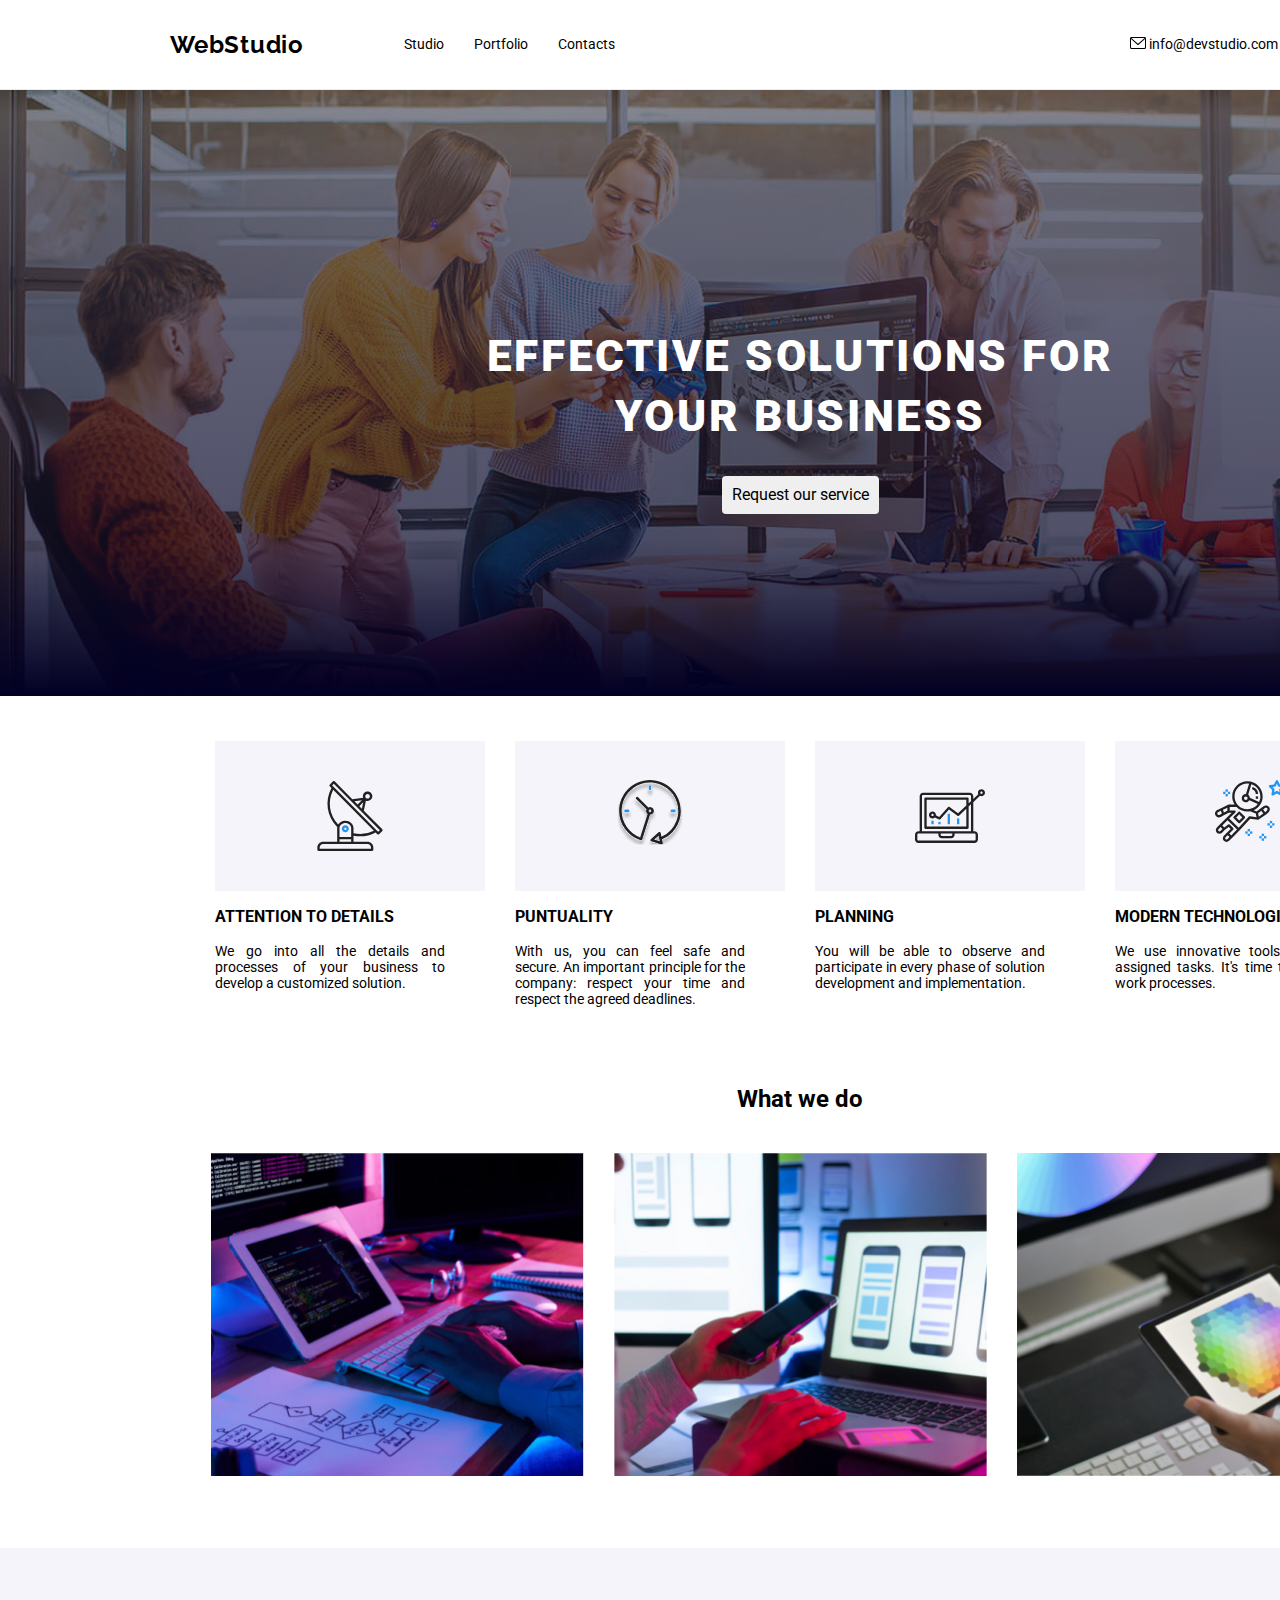
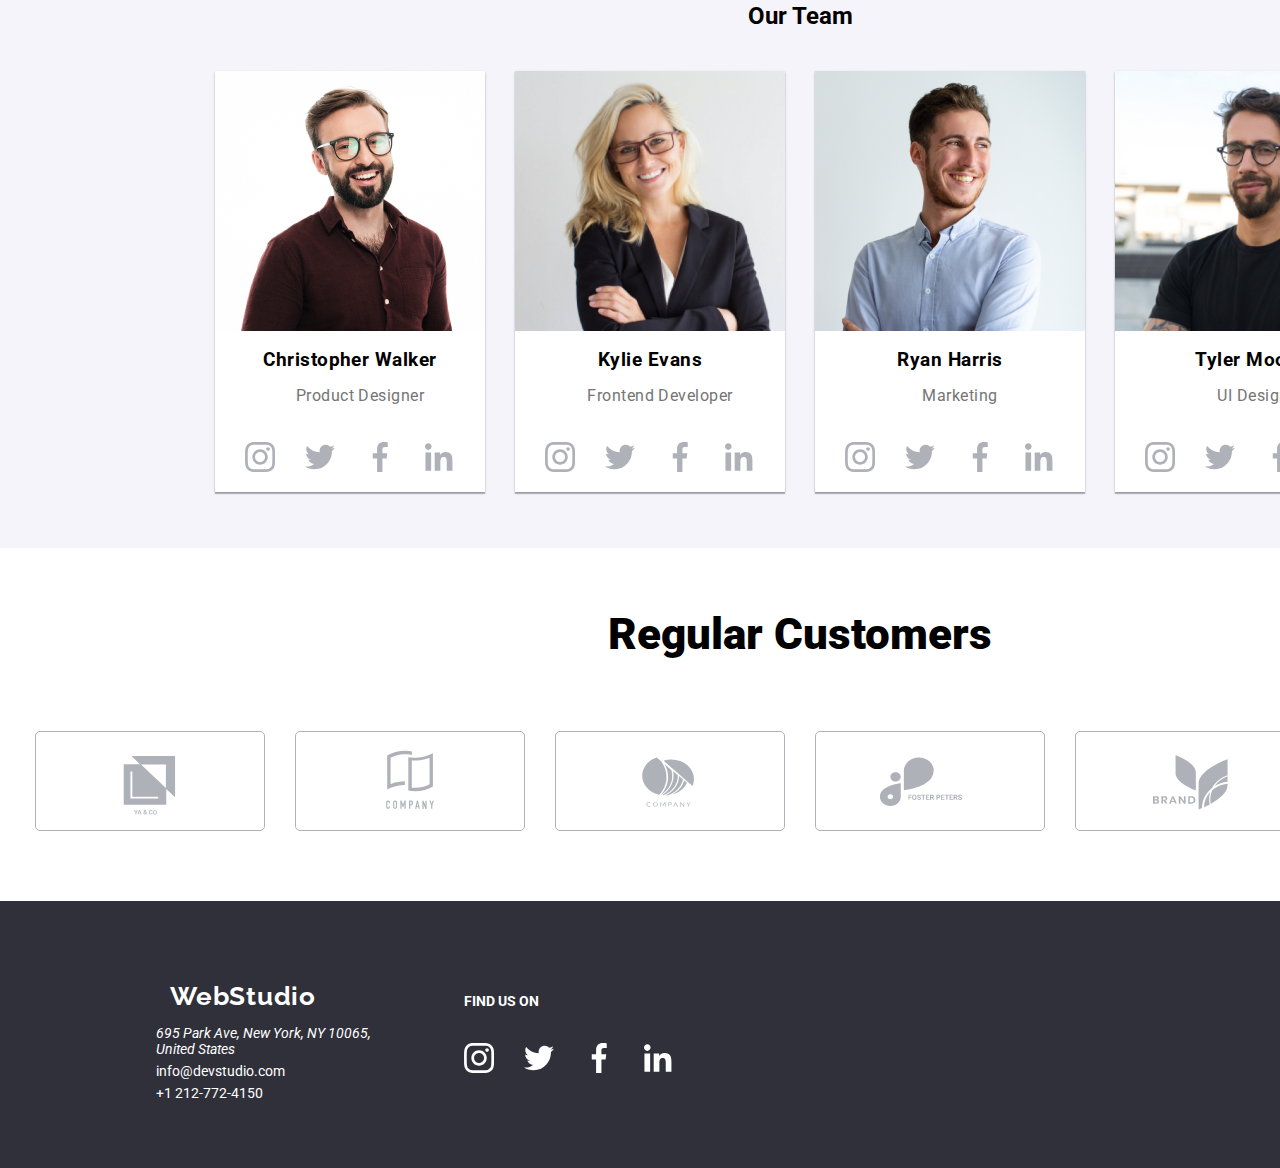
<file: index.html>
<!DOCTYPE html>
<html lang="en">
  <head>
    <meta charset="UTF-8" />
    <meta name="viewport" content="width=device-width, initial-scale=1.0" />
    <link
      rel="stylesheet"
      href="https://cdnjs.cloudflare.com/ajax/libs/modern-normalize/1.0.0/modern-normalize.min.css"
    />
    <link rel="stylesheet" href="css/style.css" />
    <link
      rel="stylesheet"
      href="https://fonts.googleapis.com/css2?family=Raleway:wght@700&family=Roboto:wght@400;500;700;900&display=swap"
    />
    <title>Studio</title>
  </head>
  <body class="center-content">
    <header>
    <section class="header-style-studio flex-header style-line">
    <div>
      <nav class="flex-nav">
        <a class="webstudio-style" href="portafolio.html">WebStudio</a>
        <ul class="flex-nav">
          <li><a href="portafolio.html">Studio</a></li>
          <li><a href="portafolio.html">Portfolio</a></li>
          <li><a href="portafolio.html">Contacts</a></li>
        </ul>
      </nav>
    </div>
    <div>
      <ul class="flex-header">
        <li class="svg-hover">
          <svg class="size-of-icon-1">
            <use href="./images/all-icons.svg/icons.svg#sobre-id"></use>
          </svg>
          <a class ="size-of-icon-1" href="mailto:info@devstudio.com">info@devstudio.com</a>
        </li>
        <li class="svg-hover">
          <svg class="size-of-icon-2">
            <use href="./images/all-icons.svg/icons.svg#phone-id"></use>
          </svg>
          <a class ="size-of-icon-2" href="tel:+525555296000">+52 55 5529 6000</a>
        </li>
      </ul>
    </div>
    </section>
    </header>
    <main>
      <section class="style-bg-1">
        <h1 class="style-h1-studio">
          effective solutions for your business
        </h1>
        <button type="button">Request our service</button>
      </section>
      <section>
        <div>
        <ul class="style-h3-studio flex-section2-studio">
          <li class="space-section2-studio">
            <div class="bg-icon">
              <svg class="icon">
                <use
                  href="./images/all-icons.svg/icons.svg#antena-1-opt"
                ></use>
              </svg>
            </div>
            <h3>attention to details</h3>
            <p class="text-format">
              We go into all the details and processes of your business to develop a customized solution.
            </p>
          </li>
          <li class="space-section2-studio">
            <div class="bg-icon">
              <svg class="icon">
                <use
                  href="./images/all-icons.svg/icons.svg#reloj-1-opt"
                ></use>
              </svg>
            </div>
            <h3>puntuality</h3>
            <p class="text-format">
              With us, you can feel safe and secure. An important principle for the company: respect your time and respect the agreed deadlines.
            </p>
          </li>
          <li class="space-section2-studio">
            <div class="bg-icon">
              <svg class="icon">
                <use
                  href="./images/all-icons.svg/icons.svg#diagrama-pc"
                ></use>
              </svg>
            </div>
            <h3>planning</h3>
            <p class="text-format">
              You will be able to observe and participate in every phase of solution development and implementation.
            </p>
          </li>
          <li class="space-section2-studio">
            <div class="bg-icon">
              <svg class="icon">
                <use
                  href="./images/all-icons.svg/icons.svg#astronauta1-new"
                ></use>
              </svg>
            </div>
            <h3>modern technologies</h3>
            <p class="text-format">
              We use innovative tools to solve assigned tasks. It's time to simplify work processes.
            </p>
          </li>
        </ul>
      </div>
      <div class="section2-wtd">
          <h2>What we do</h2>
          <ul class="section2-images-wtd">
            <li>
              <img
                src="images/image_1.jpg"
                alt="Hands over a keyboard typing"
                width="373"
              />
            </li>
            <li>
              <img
                src="images/image_2.jpg"
                alt="A left hand holding a celular"
                width="373"
              />
            </li>
            <li>
              <img
                src="images/image_3.jpg"
                alt="A left hand holding a tablet"
                width="373"
              />
            </li>
          </ul>
        </div>
      </section>
      <section class="style-section-3-studio section3-ourteam">
        <h2>Our Team</h2>
        <ul class="section3-images-ourteam">
          <li class="shadow-style">
            <img
              src="images/image_4.jpg"
              alt="A man with beard, with glasses and wearing a purple shirt"
              width="270"
            />
            <h3>Christopher Walker</h3>
            <p class="description-ourteam">Product Designer</p>
            <ul class="icon-position">
              <li class="icon-over">
                <svg class="icon-social-network">
                  <use
                    href="./images/all-icons.svg/icons.svg#instagram-1"
                  ></use>
                </svg>
              </li>
              <li class="icon-over">
                <svg class="icon-social-network">
                  <use href="./images/all-icons.svg/icons.svg#twitter-1"></use>
                </svg>
              </li>
              <li class="icon-over">
                <svg class="icon-social-network">
                  <use
                    href="./images/all-icons.svg/icons.svg#facebook-1"
                  ></use>
                </svg>
              </li>
              <li class="icon-over">
                <svg class="icon-social-network">
                  <use
                    href="./images/all-icons.svg/icons.svg#linkedin-1"
                  ></use>
                </svg>
              </li>
            </ul>
          </li>

          <li class="shadow-style">
            <img
              src="images/image_5.jpg"
              alt="A woman with glases. She is smiling and wearing a black jacket"
              width="270"
            />
            <h3>Kylie Evans</h3>
            <p class="description-ourteam">Frontend Developer</p>
            <ul class="icon-position">
              <li class="icon-over">
                <svg class="icon-social-network">
                  <use
                    href="./images/all-icons.svg/icons.svg#instagram-1"
                  ></use>
                </svg>
              </li>
              <li class="icon-over">
                <svg class="icon-social-network">
                  <use href="./images/all-icons.svg/icons.svg#twitter-1"></use>
                </svg>
              </li>
              <li class="icon-over">
                <svg class="icon-social-network">
                  <use
                    href="./images/all-icons.svg/icons.svg#facebook-1"
                  ></use>
                </svg>
              </li>
              <li class="icon-over">
                <svg class="icon-social-network">
                  <use
                    href="./images/all-icons.svg/icons.svg#linkedin-1"
                  ></use>
                </svg>
              </li>
            </ul>
          </li>
          <li class="shadow-style">
            <img
              src="images/image_6.jpg"
              alt="A man smiling, with brown hear and wearing a blue shirt"
              width="270"
            />
            <h3>Ryan Harris</h3>
            <p class="description-ourteam">Marketing</p>
            <ul class="icon-position">
              <li class="icon-over">
                <svg class="icon-social-network">
                  <use
                    href="./images/all-icons.svg/icons.svg#instagram-1"
                  ></use>
                </svg>
              </li>
              <li class="icon-over">
                <svg class="icon-social-network">
                  <use href="./images/all-icons.svg/icons.svg#twitter-1"></use>
                </svg>
              </li>
              <li class="icon-over">
                <svg class="icon-social-network">
                  <use
                    href="./images/all-icons.svg/icons.svg#facebook-1"
                  ></use>
                </svg>
              </li>
              <li class="icon-over">
                <svg class="icon-social-network">
                  <use
                    href="./images/all-icons.svg/icons.svg#linkedin-1"
                  ></use>
                </svg>
              </li>
            </ul>
          </li>
          <li class="shadow-style">
            <img
              src="images/image_7.jpg"
              alt="A man with glasses, with a beard and wearinga black t-shirt"
              width="270"
            />
            <h3>Tyler Moore</h3>
            <p class="description-ourteam">UI Designer</p>
            <ul class="icon-position">
              <li class="icon-over">
                <svg class="icon-social-network">
                  <use
                    href="./images/all-icons.svg/icons.svg#instagram-1"
                  ></use>
                </svg>
              </li>
              <li class="icon-over">
                <svg class="icon-social-network">
                  <use href="./images/all-icons.svg/icons.svg#twitter-1"></use>
                </svg>
              </li>
              <li class="icon-over">
                <svg class="icon-social-network">
                  <use
                    href="./images/all-icons.svg/icons.svg#facebook-1"
                  ></use>
                </svg>
              </li>
              <li class="icon-over">
                <svg class="icon-social-network">
                  <use
                    href="./images/all-icons.svg/icons.svg#linkedin-1"
                  ></use>
                </svg>
              </li>
            </ul>
          </li>
        </ul>
      </section>
      <section class="location-3">
        <h2 class="font-style">Regular Customers</h2>
        <div>
          <ul class="log-p">
            <li class="log-p">
              <svg class="logos-figure">
                <use
                  href="./images/all-icons.svg/icons.svg#Logo-1-square"
                ></use>
              </svg>
            </li>
            <li class="log-p">
              <svg class="logos-figure">
                <use href="./images/all-icons.svg/icons.svg#Logo-2"></use>
              </svg>
            </li>
            <li class="log-p">
              <svg class="logos-figure">
                <use href="./images/all-icons.svg/icons.svg#Logo-3"></use>
              </svg>
            </li>
            <li class="log-p">
              <svg class="logos-figure">
                <use href="./images/all-icons.svg/icons.svg#Logo-4"></use>
              </svg>
            </li>
            <li class="log-p">
              <svg class="logos-figure">
                <use href="./images/all-icons.svg/icons.svg#Logo-5"></use>
              </svg>
            </li>
            <li class="log-p">
              <svg class="logos-figure">
                <use href="./images/all-icons.svg/icons.svg#Logo-6"></use>
              </svg>
            </li>
          </ul>
        </div>
      </section>
    </main>
    <footer class="final-bg">
      <div class="final-section">
        <h2 class="webstudio-style-final">
          <a class="studio-style" href="portafolio.html">WebStudio</a>
        </h2>
        <ul class="studio-style">
          <li>
            <address>
              695 Park Ave, New York, NY 10065,<span class="line-block">
              United States
            </address>
          </li>
          <li><a href="mailto:info@devstudio.com">info@devstudio.com</a></li>
          <li><a href="tel:+525555296000">+1 212-772-4150</a></li>
        </ul>
      </div>
      <div class="footer-position-2">
        <h3 class="uppercase-style-footer">find us on</h3>
        <ul class="icon-position">
          <li class="icon-over">
            <svg class="icon-social-network-footer">
              <use href="./images/all-icons.svg/icons.svg#instagram-1"></use>
            </svg>
          </li>
          <li class="icon-over">
            <svg class="icon-social-network-footer">
              <use href="./images/all-icons.svg/icons.svg#twitter-1"></use>
            </svg>
          </li>
          <li class="icon-over">
            <svg class="icon-social-network-footer">
              <use href="./images/all-icons.svg/icons.svg#facebook-1"></use>
            </svg>
          </li>
          <li class="icon-over">
            <svg class="icon-social-network-footer">
              <use href="./images/all-icons.svg/icons.svg#linkedin-1"></use>
            </svg>
          </li>
        </ul>
      </div>
    </footer>
  </body>
</html>
</file>
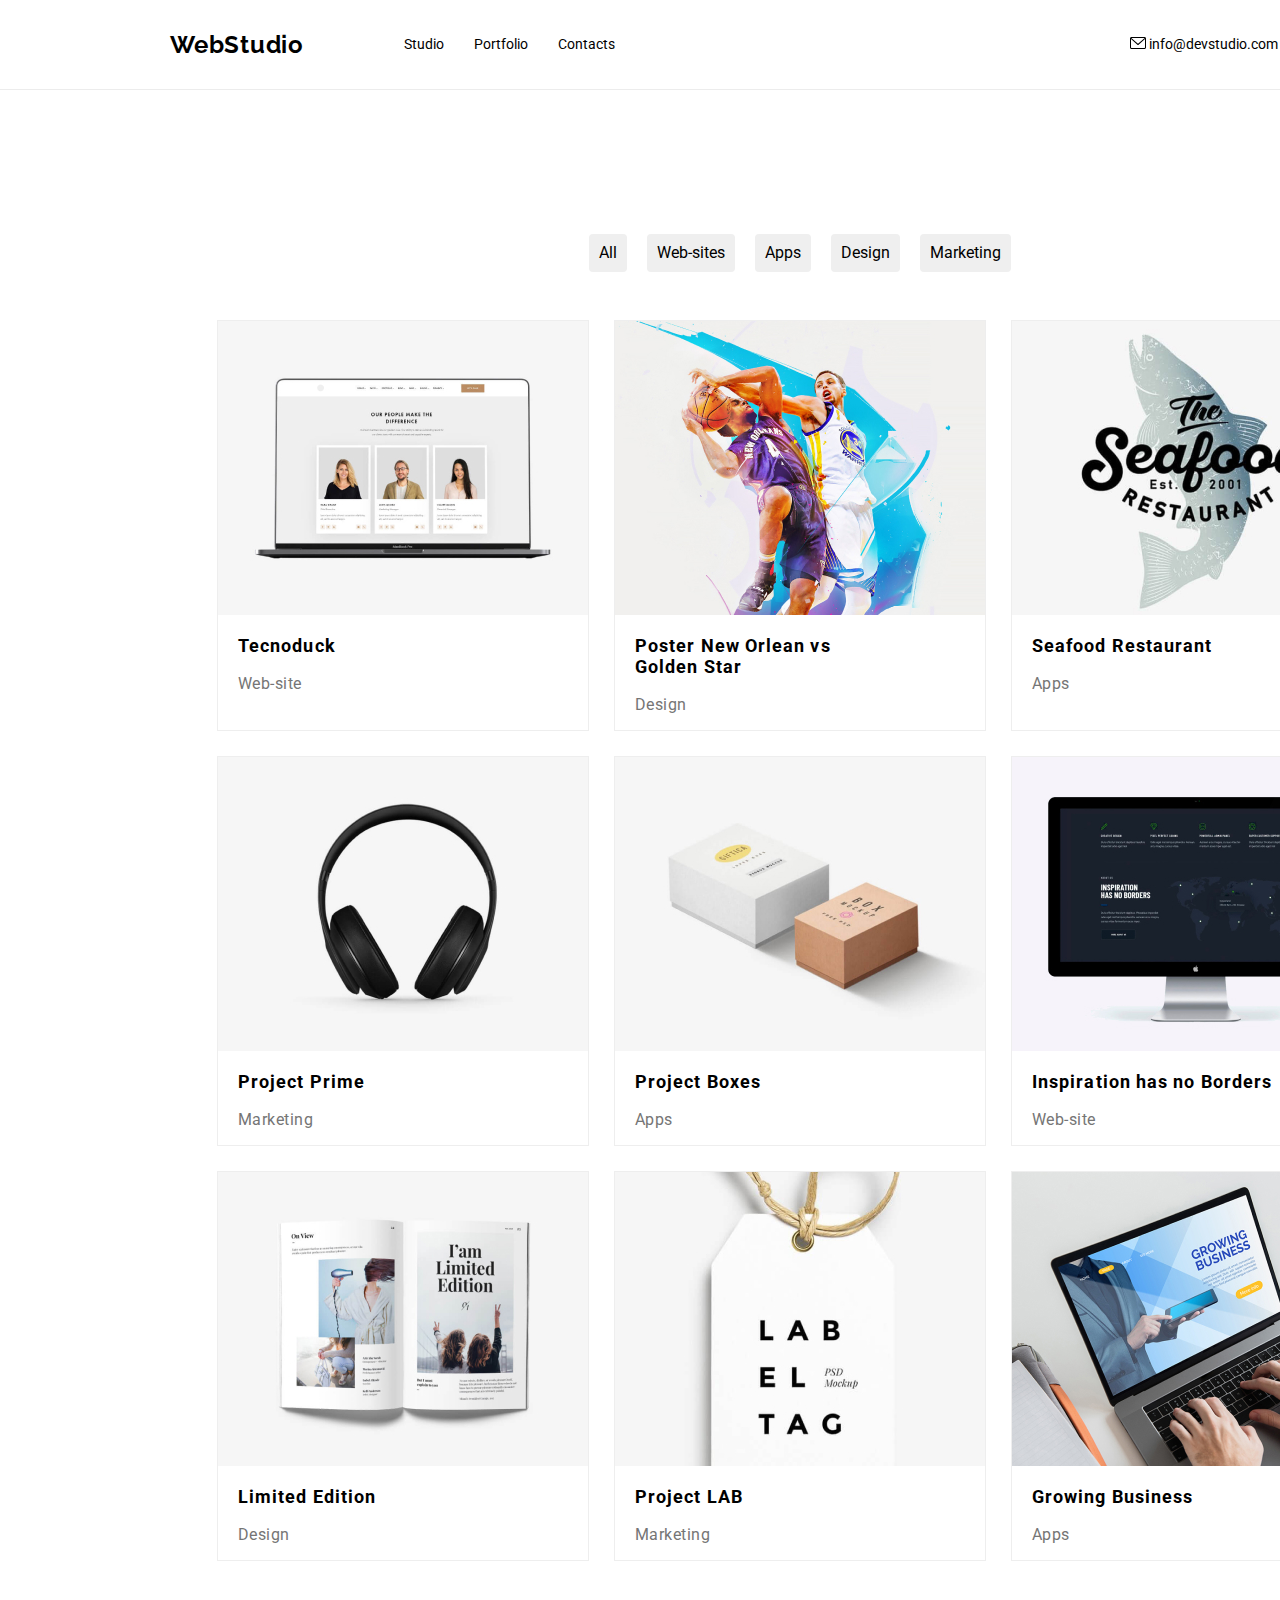
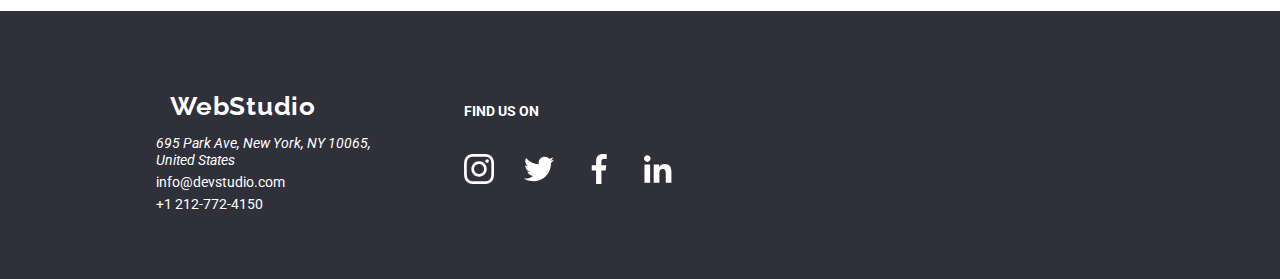
<file: portafolio.html>
<!DOCTYPE html>
<html lang="en">
  <head>
    <meta charset="UTF-8" />
    <meta name="viewport" content="width=device-width, initial-scale=1.0" />
    <link
      rel="stylesheet"
      href="https://cdnjs.cloudflare.com/ajax/libs/modern-normalize/1.0.0/modern-normalize.min.css"
    />
    <link rel="stylesheet" href="css/style.css" />
    <link
      rel="stylesheet"
      href="https://fonts.googleapis.com/css2?family=Raleway:wght@700&family=Roboto:wght@400;500;700;900&display=swap"
    />
    <title>Portafolio</title>
  </head>
  <body class="center-content">
    <header>
      <section class="header-style-studio flex-header style-line">
      <div>
      <nav class="flex-nav">
        <a class="webstudio-style" href="index.html">WebStudio</a></h2>
        <ul class="flex-nav">
          <li><a href="index.html">Studio</a></li>
          <li><a href="index.html">Portfolio</a></li>
          <li><a href="index.html">Contacts</a></li>
        </ul>
      </nav>
    </div>
    <div>
      <ul class="flex-header">
        <li class="svg-hover">
          <svg class="size-of-icon-1 svg-hover">
            <use href="./images/all-icons.svg/icons.svg#sobre-id"></use>
          </svg>
          <a class ="size-of-icon-1" href="mailto:info@devstudio.com">info@devstudio.com</a>
        </li>
        <li class="svg-hover">
          <svg class="size-of-icon-2">
            <use href="./images/all-icons.svg/icons.svg#phone-id"></use>
          </svg>
          <a class ="size-of-icon-2" href="tel:+525555296000">+52 55 5529 6000</a>
        </li>
      </ul>
    </div>
    </section>
    </header>
    <main>
      <section>
        <div class="container-portfolio">
        <ul class="flex-filter-buttons">
          <li><button type="button">All</button></li>
          <li><button type="button">Web-sites</button></li>
          <li><button type="button">Apps</button></li>
          <li><button type="button">Design</button></li>
          <li><button type="button">Marketing</button></li>
        </ul>
      </div>
      </section>
      <section>
        <div class="container-middle-position">
        <ul class="style-section-2-portfolio all-images-portfolio">
          <li class="border shadow-style-portfolio">
            <img src="images/image_8.jpg" alt="a laptop with a web page opens" width="370" />
            <h3>Tecnoduck</h3>
            <p class="filter-image-style">Web-site</p>
          </li>
          <li class="border shadow-style-portfolio">
            <img src="images/image_9.jpg" alt="two basketball players jumping" width="370" />
            <h3>Poster New Orlean vs <br />Golden Star</h3>
            <p class="filter-image-style">Design</p>
          </li>
          <li class="border shadow-style-portfolio">
            <img src="images/image_10.jpg" alt="The seafood logo with a fish behind it" width="370" />
            <h3>Seafood Restaurant</h3>
            <p class="filter-image-style">Apps</p>
          </li>
          <li class="border shadow-style-portfolio">
            <img src="images/image_11.jpg" alt="a black headset" width="370" />
            <h3>Project Prime</h3>
            <p class="filter-image-style">Marketing</p>
          </li>
          <li class="border shadow-style-portfolio">
            <img src="images/image_12.jpg" alt="two boxes, the bigger one is on the left being white and the smallest one on the right being brown" width="370" />
            <h3>Project Boxes</h3>
            <p class="filter-image-style">Apps</p>
          </li>
          <li class="border shadow-style-portfolio">
            <img src="images/image_13.jpg" alt="A gray monitor on" width="370" />
            <h3>Inspiration has no Borders</h3>
            <p class="filter-image-style">Web-site</p>
          </li>
          <li class="border shadow-style-portfolio">
            <img src="images/image_14.jpg" alt="A magazine open with some images" width="370" />
            <h3>Limited Edition</h3>
            <p class="filter-image-style">Design</p>
          </li>
          <li class="border shadow-style-portfolio">
            <img src="images/image_15.jpg" alt="A white label tag" width="370" />
            <h3>Project LAB</h3>
            <p class="filter-image-style">Marketing</p>
          </li>
          <li class="border shadow-style-portfolio">
            <img src="images/image_16.jpg" alt="Two hands over a laptop's keyboard" width="370" />
            <h3>Growing Business</h3>
            <p class="filter-image-style">Apps</p>
          </li>
        </ul>
      </div>
      </section>
    </main>
    <footer class="final-bg">
      <div class="final-section">
        <h2 class="webstudio-style-final">
          <a class="studio-style" href="index.html">WebStudio</a>
        </h2>
        <ul class="studio-style">
          <li>
            <address>
              695 Park Ave, New York, NY 10065,<span class="line-block">
              United States
            </address>
          </li>
          <li><a href="mailto:info@devstudio.com">info@devstudio.com</a></li>
          <li><a href="tel:+525555296000">+1 212-772-4150</a></li>
        </ul>
      </div>
      <div class="footer-position-2">
        <h3 class="uppercase-style-footer">find us on</h3>
        <ul class="icon-position">
          <li class="icon-over">
            <svg class="icon-social-network-footer">
              <use href="./images/all-icons.svg/icons.svg#instagram-1"></use>
            </svg>
          </li>
          <li class="icon-over">
            <svg class="icon-social-network-footer">
              <use href="./images/all-icons.svg/icons.svg#twitter-1"></use>
            </svg>
          </li>
          <li class="icon-over">
            <svg class="icon-social-network-footer">
              <use href="./images/all-icons.svg/icons.svg#facebook-1"></use>
            </svg>
          </li>
          <li class="icon-over">
            <svg class="icon-social-network-footer">
              <use href="./images/all-icons.svg/icons.svg#linkedin-1"></use>
            </svg>
          </li>
        </ul>
      </div>
    </footer>
  </body>
</html>
</file>
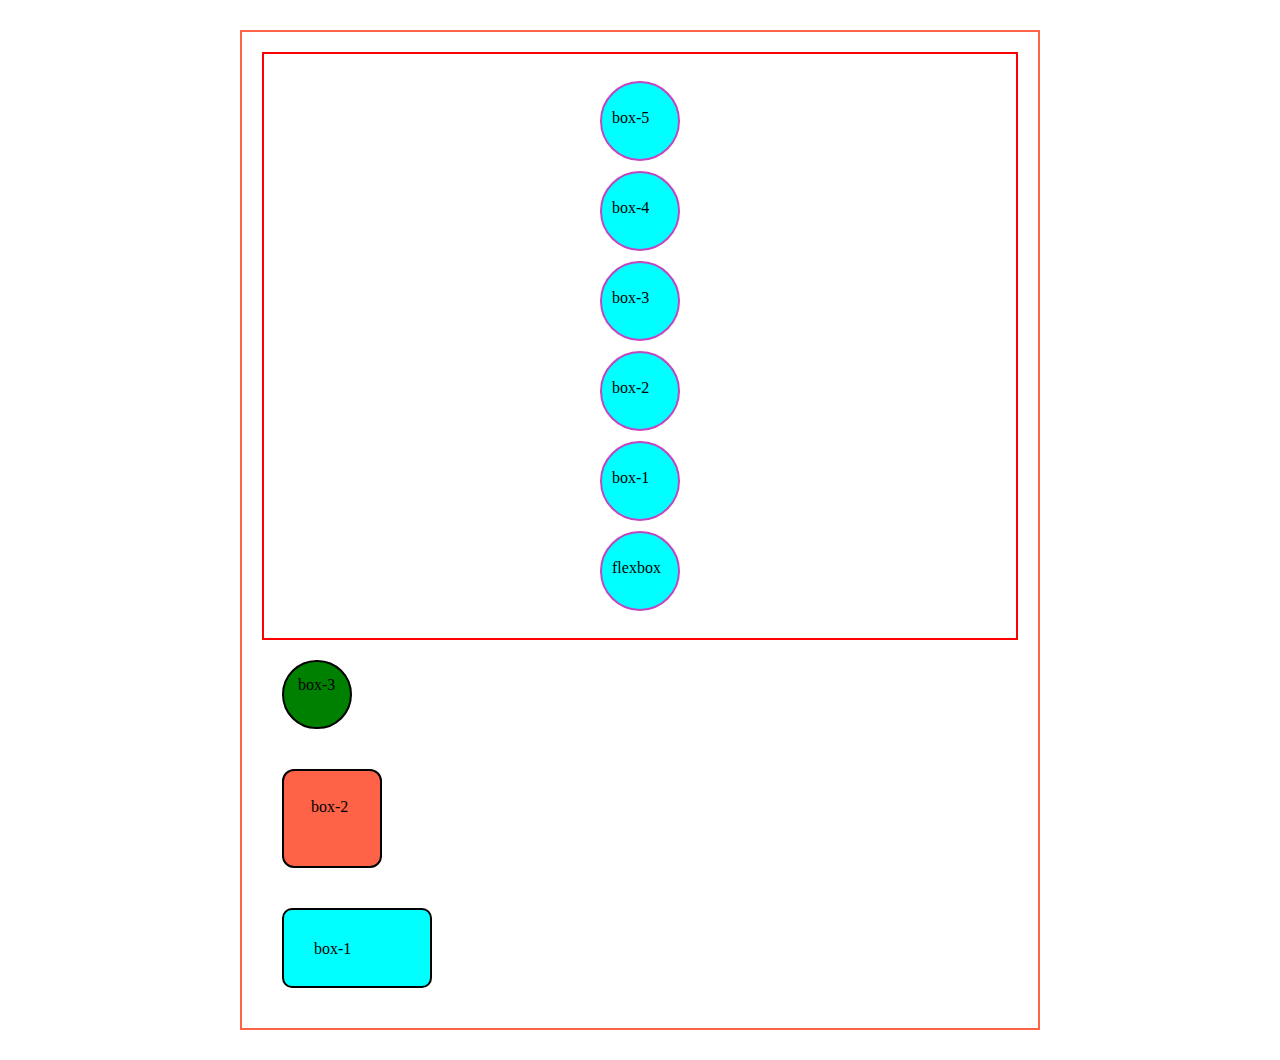
<file: css/practice.html>
<!DOCTYPE html>
<html lang="en">
<head>
    <meta charset="UTF-8">
    <meta name="viewport" content="width=device-width, initial-scale=1.0">
    <link rel="stylesheet" href="practice.css">
    <title>Practice</title>
</head>
<body class="container">
    <div class="box-1">box-1</div>
    <div class="box-2">box-2</div>
    <div class="box-3">box-3</div>
    <section class="container-2">
        <div class="figura"><p>flexbox</p></div>
        <div class="figura"><p>box-1</p></div>
        <div class="figura"><p>box-2</p></div>
        <div class="figura"><p>box-3</p></div>
        <div class="figura"><p>box-4</p></div>
        <div class="figura"><p>box-5</p></div>
    </section>
    </body>
</html>
</file>
<file: css/style.css>
a,ul {
  list-style-type: none;
  text-decoration: none;
  color: black;
}

a:hover {
  color: var(--light-blue);
}

button {
  font-size: 16px;
  padding: 10px 10px;
  border: none;
  border-radius: 4px;
}

button:hover {
  background-color: var(--light-blue);
  color: var(--black-bg);
  cursor: pointer;
  box-shadow: 0px 2px 1px 0px rgba(0, 0, 0, 0.2),
    0px 1px 1px 0px rgba(0, 0, 0, 0.14), 0px 1px 3px 0px rgba(0, 0, 0, 0.12);
}

:root {
  --main-font: "Roboto";
  --second-font: "Raleway";
  --black-bg: #ffffff;
  --light-black-bg: #2F303A;
  --light-purple-bg: #F5F4FA;
  --light-blue: #2196f3;
  --decorative-white: #ececec;
  --decorative-cards: #EEE;
  --decorative-font-card: #757575;
  --icon-social-network: #afb1b8;
  }

body {
  font-family: var(--main-font), "Helvetica Neue", "Verdana", "Tahoma",
    sans-serif;
}

.webstudio-style {
  font-family: var(--second-font);
  font-size: 26px;
  font-weight: 700;
  line-height: normal;
  letter-spacing: 0.78px;
  padding: 0 60px;

  display: block;
  font-size: 1.5em;
  margin-block-start: 0.83em;
  margin-block-end: 0.83em;
  margin-inline-start: 0px;
  margin-inline-end: 0px;
}

.webstudio-style-final {
  font-family: var(--second-font);
  font-size: 26px;
  font-weight: 700;
  line-height: normal;
  letter-spacing: 0.78px;
  padding: 20px 60px 0px 60px;
  margin: 0px;
}

.studio-style {
  color: var(--black-bg);
}

.studio-style > li {
  padding-bottom: 6px;
}

.final-section {
  display: flex;
  flex-direction: column;
  align-items: center;
  padding-left: 110px;
  padding-right: 68px;
}

.studio-style a:not(:hover) {
  color: var(--black-bg);
}

.final-bg {
  background: var(--light-black-bg);
  padding: 60px 0px 47px 0px;
  display: flex;
}

.header-style-studio > nav,
ul {
  font-size: 14px;
}

.style-line {
  border-bottom: solid 1px var(--decorative-white);
}

.style-h1-studio {
  text-transform: uppercase;
  color: var(--black-bg);
  font-size: 44px;
  font-style: normal;
  font-weight: 900;
  line-height: 60px;
  letter-spacing: 2.64px;
  width: 650px;
}

.line-block{
  display: block;
}

.style-h3-studio > li:not(p) > h3 {
  text-transform: uppercase;
}
.uppercase-style-footer {
  text-transform: uppercase;
  font-size: 14px;
  color: var(--black-bg);
  padding-left: 20px;
  margin-bottom: 0px;
  /*padding: 45px;*/
}
.footer-position-2 {
  display: flex;
  flex-direction: column;
  align-items: center;
  padding-top: 18px;
  align-items: flex-start;
}

.style-section-3-studio > ul {
  font-size: 16px;
  font-style: normal;
  font-weight: 500;
  letter-spacing: 0.48px;
}
.style-section-3-studio {
  background: var(--light-purple-bg);
  padding: 35px;
}
.description-ourteam {
  color: var(--decorative-font-card);
  font-weight: 400;
}

.style-section-2-portfolio > li:not(p) > h3 {
  font-size: 18px;
  font-style: normal;
  font-weight: 700;
  letter-spacing: 1.08px;
}

.border {
  border: 1px solid var(--decorative-cards);
}

.style-section-2-portfolio > li > h3,
p {
  padding-left: 20px;
}

.filter-image-style {
  color: var(--decorative-font-card);
  font-size: 16px;
  font-style: normal;
  font-weight: 400;
  letter-spacing: 0.48px;
}

.center-content {
  margin: auto;
  /*padding: 0 400px;*/
  width: 1600px;
}

.container-middle-position {
  display: flex;
    justify-content: space-around;
    width: 1200px;
    padding: 10px;
    margin: auto;
}

.flex-nav {
  display: flex;
  align-items: center;
}

.flex-nav > li {
  padding-right: 30px;
}

.flex-header {
  display: flex;
  justify-content: space-between;
  align-items: center;
  padding-left: 110px;
  padding-right: 68px;
  padding-top: 10px;
  padding-bottom: 10px;
}

.flex-header > li {
  padding-right: 30px;
}
/**
SVG STYLES
**/

.size-of-icon-1 {
  width: 16px;
  height: 12px;
}
.svg-hover:hover {
  fill: var(--light-blue);
}

.svg-hover:hover > .size-of-icon-1 {
  color: var(--light-blue);
}

.size-of-icon-2 {
  width: 10px;
  height: 16px;
}

.svg-hover:hover > .size-of-icon-2 {
  color: var(--light-blue);
}

.bg-icon {
  width: 270px;
  background: var(--light-purple-bg);
  display: flex;
  justify-content: center;
  align-items: center;
}

.icon {
  width: 70px;
}

.icon:hover {
  stroke: var(--light-blue);
}

.icon-social-network {
  height: 30px;
  width: 30px;
  fill: var(--icon-social-network);
}

.icon-social-network-footer {
  height: 30px;
  width: 30px;
  fill: var(--black-bg);
}

.icon-position {
  display: flex;
  flex-direction: row;
  gap: 10px;
  padding: 10px;
}

.icon-position > li {
  display: flex;
  flex-direction: row;
  gap: 20px;
  padding: 10px;
}

.icon-over:hover {
  background: var(--light-blue);
  border-radius: 50px;
  cursor: pointer;
}

.icon-over:hover .icon-social-network {
  fill: var(--black-bg);
}

.font-style {
  font-size: 44px;
  font-weight: 900;
  line-height: 60px;
  text-align: center;
}

.log-p {
  display: flex;
  padding: 15px;
  justify-content: center;
  flex-direction: row;
  margin-bottom: 20px;
}

.logos-figure {
  fill: var(--icon-social-network);
  width: 230px;
  height: 100px;
  border: 1px solid var(--icon-social-network);
  border-radius: 5px;
  padding-top: 15px;
}

.logos-figure:hover,
:focus {
  fill: var(--light-blue);
  /*width: 230px;*/
  border: 1px solid var(--light-blue);
  cursor: pointer;
  border-radius: 4px;
}
.location-3 {
  padding-top: 20px;
}

/**
SVG STYLES
**/

.style-bg-1 {
  background-image: linear-gradient(
      180deg,
      rgba(162, 165, 166, 0.2) 0%,
      rgba(135, 137, 144, 0.4) 4%,
      rgba(91, 91, 108, 0.5) 16%,
      rgba(55, 54, 79, 0.5) 39%,
      rgba(26, 25, 56, 0.5) 74%,
      rgba(2, 0, 36, 1)100%
    ),
    url(../images/sharing-food.jpg);

  display: flex;
  text-align: center;
  align-items: center;
  flex-direction: column;
  justify-content: center;
  width: 100%;
  padding: 207px 0px 182px 0px;

}

.flex-section2-studio {
  display: flex;
  padding: 5px;
  justify-content: space-between;
  width: 1200px;
  margin: auto;
}

.space-section2-studio {
  padding: 0 10px;
  margin: 40px 0;
  text-align: justify;
}

.section2-wtd {
  display: flex;
  align-items: center;
  flex-direction: column;
  padding-bottom: 50px;
}

.section2-images-wtd {
  display: flex;
  gap: 30px;
  padding: 5px;
}

.section3-ourteam {
  display: flex;
  flex-direction: column;
  align-items: center;
  justify-content: center;
}

.section3-images-ourteam {
  display: flex;
  gap: 30px;
  padding: 5px;
}

.section3-images-ourteam > li {
  display: flex;
  background: var(--black-bg);
  flex-direction: column;
  align-items: center;
}

.shadow-style {
  box-shadow: 0px 2px 1px 0px rgba(0, 0, 0, 0.2),
    0px 1px 1px 0px rgba(0, 0, 0, 0.14), 0px 1px 3px 0px rgba(0, 0, 0, 0.12);
}

.shadow-style-portfolio:hover {
  cursor: pointer;
  box-shadow: 0px 2px 1px 0px rgba(0, 0, 0, 0.2),
    0px 1px 1px 0px rgba(0, 0, 0, 0.14), 0px 1px 3px 0px rgba(0, 0, 0, 0.12);
}

.section3-images-ourteam > li > h3 {
  margin-bottom: 0px;
}

.text-format {
  justify-content: center;
  width: 250px;
  padding-left: 0px;
  padding-right: 20px;
}

.container-portfolio {
  padding-top: 120px;
  display: flex;
  justify-content: center;
  align-items: flex-end;
}

.flex-filter-buttons {
  display: flex;
  justify-content: center;
  padding-left: 0px;
}

.flex-filter-buttons > li {
  padding: 10px;
}

.all-images-portfolio {
  display: flex;
  flex-wrap: wrap;
  gap: 25px;
  padding-left: 0px;
  justify-content: center;
  margin-bottom: 40px;
  width: 1200px;
}
</file>
<file: css/practice.css>
*,
*::before,
*::after {
  box-sizing: border-box;
}

.container{

    border: 2px solid tomato;
    width: 800px;
    height: 1000px;
    display: flex;
    flex-direction: column-reverse;
    margin: 30px auto;
    padding: 20px;
    
}

.box-1{
   width: 150px;
   height: 80px;
   border-radius: 10px;
   background-color: aqua; 
   border: 2px solid black;
   padding: 30px;
   margin: 20px;
    
}

.box-2{
    width: 100px;
    height: 100px;
    border-radius: 12px;
    background-color: tomato; 
    border: 2px solid black;
   padding: 27px;
    margin: 20px;
 }
 .box-3{
    width: 70px;
    height: 70px;
    border-radius: 50px;
    background-color: green; 
    border: 2px solid black;
   padding: 14px;
    margin: 20px;
 }

 .container-2{

    display: flex;
    flex-direction: column-reverse;
    justify-content: center;
    padding: 10px;
    border: 2px solid red;
    height: 600px;
    align-items: center;
    
   
 }

 .figura{
    width: 80px;
    height: 80px;
    border: 2px solid #c245c2;
    margin: 5px;
    padding: 10px;
    background-color: aqua;
    border-radius: 60px;
 }
.figura:hover{
    color: aqua;
    background-color: #c245c2;
 }
</file>
